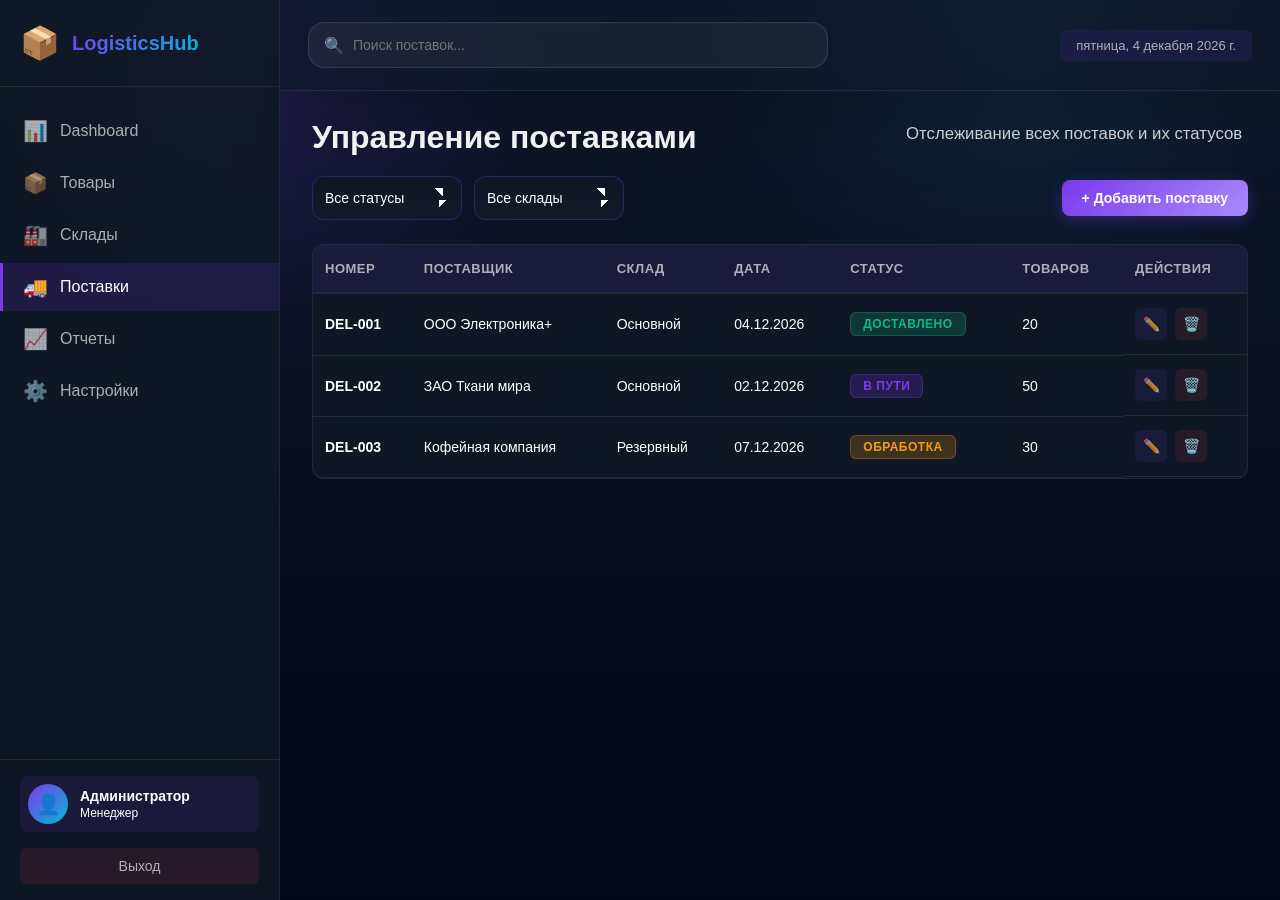
<file: deliveries.html>
<!DOCTYPE html>
<html lang="ru">
<head>
    <meta charset="UTF-8">
    <meta name="viewport" content="width=device-width, initial-scale=1.0">
    <title>Поставки - LogisticsHub</title>
    <link rel="stylesheet" href="css/style.css">
</head>
<body>
    <div class="app-container">
        <!-- Левая боковая панель -->
        <aside class="sidebar" id="sidebar">
            <div class="sidebar-header">
                <div class="logo">
                    <div class="logo-icon">📦</div>
                    <h1>LogisticsHub</h1>
                </div>
            </div>

            <nav class="sidebar-nav">
                <a href="index.html" class="nav-item">
                    <span class="nav-icon">📊</span>
                    <span>Dashboard</span>
                </a>
                <a href="products.html" class="nav-item">
                    <span class="nav-icon">📦</span>
                    <span>Товары</span>
                </a>
                <a href="warehouses.html" class="nav-item">
                    <span class="nav-icon">🏭</span>
                    <span>Склады</span>
                </a>
                <a href="deliveries.html" class="nav-item active">
                    <span class="nav-icon">🚚</span>
                    <span>Поставки</span>
                </a>
                <a href="reports.html" class="nav-item">
                    <span class="nav-icon">📈</span>
                    <span>Отчеты</span>
                </a>
                <a href="settings.html" class="nav-item">
                    <span class="nav-icon">⚙️</span>
                    <span>Настройки</span>
                </a>
            </nav>

            <div class="sidebar-footer">
                <div class="user-profile">
                    <div class="user-avatar">👤</div>
                    <div class="user-info">
                        <p class="user-name">Администратор</p>
                        <p class="user-role">Менеджер</p>
                    </div>
                </div>
                <button class="logout-btn" onclick="app.logout()">Выход</button>
            </div>
        </aside>

        <!-- Главная область -->
        <main class="main-content">
            <!-- Верхняя панель -->
            <header class="top-bar">
                <div class="search-container">
                    <input type="text" class="search-input" id="deliverySearch" placeholder="Поиск поставок...">
                    <span class="search-icon">🔍</span>
                </div>

                <div class="top-bar-actions">
                    <div class="current-date" id="currentDate"></div>
                </div>
            </header>

            <!-- Содержимое страницы -->
            <div class="page-content">
                <div class="page-header">
                    <h1>Управление поставками</h1>
                    <p>Отслеживание всех поставок и их статусов</p>
                </div>

                <!-- Фильтры -->
                <div class="controls-section">
                    <div class="filter-group">
                        <select id="statusFilter" class="filter-select">
                            <option value="">Все статусы</option>
                            <option value="Доставлено">Доставлено</option>
                            <option value="В пути">В пути</option>
                            <option value="Обработка">Обработка</option>
                        </select>

                        <select id="warehouseFilter" class="filter-select">
                            <option value="">Все склады</option>
                            <option value="Основной">Основной</option>
                            <option value="Резервный">Резервный</option>
                            <option value="Восточный">Восточный</option>
                            <option value="Западный">Западный</option>
                        </select>
                    </div>

                    <button class="btn btn-primary" onclick="deliveries.openAddModal()">+ Добавить поставку</button>
                </div>

                <!-- Таблица поставок -->
                <div class="table-wrapper">
                    <table class="data-table deliveries-table">
                        <thead>
                            <tr>
                                <th>Номер</th>
                                <th>Поставщик</th>
                                <th>Склад</th>
                                <th>Дата</th>
                                <th>Статус</th>
                                <th>Товаров</th>
                                <th>Действия</th>
                            </tr>
                        </thead>
                        <tbody id="deliveriesTable">
                            <tr>
                                <td colspan="7" class="empty-state">Нет поставок</td>
                            </tr>
                        </tbody>
                    </table>
                </div>
            </div>
        </main>
    </div>

    <!-- Toast уведомления -->
    <div class="toast-container" id="toastContainer"></div>

    <!-- Модальное окно для добавления поставки -->
    <div class="modal" id="deliveryModal">
        <div class="modal-content large">
            <div class="modal-header">
                <h2 id="deliveryModalTitle">Добавить поставку</h2>
                <button class="modal-close" onclick="app.closeModal('deliveryModal')">✕</button>
            </div>
            <form id="deliveryForm" class="form">
                <div class="form-group">
                    <label for="deliverySupplier">Поставщик *</label>
                    <input type="text" id="deliverySupplier" required>
                </div>

                <div class="form-row">
                    <div class="form-group">
                        <label for="deliveryWarehouse">Склад *</label>
                        <select id="deliveryWarehouse" required>
                            <option value="">Выберите склад</option>
                            <option value="Основной">Основной</option>
                            <option value="Резервный">Резервный</option>
                            <option value="Восточный">Восточный</option>
                            <option value="Западный">Западный</option>
                        </select>
                    </div>

                    <div class="form-group">
                        <label for="deliveryDate">Дата поставки *</label>
                        <input type="date" id="deliveryDate" required>
                    </div>
                </div>

                <div class="form-row">
                    <div class="form-group">
                        <label for="deliveryStatus">Статус *</label>
                        <select id="deliveryStatus" required>
                            <option value="Обработка">Обработка</option>
                            <option value="В пути">В пути</option>
                            <option value="Доставлено">Доставлено</option>
                        </select>
                    </div>

                    <div class="form-group">
                        <label for="deliveryQuantity">Количество товаров *</label>
                        <input type="number" id="deliveryQuantity" min="1" required>
                    </div>
                </div>

                <div class="form-group">
                    <label for="deliveryNotes">Примечания</label>
                    <textarea id="deliveryNotes" rows="3"></textarea>
                </div>

                <div class="modal-buttons">
                    <button type="button" class="btn btn-secondary" onclick="app.closeModal('deliveryModal')">Отмена</button>
                    <button type="submit" class="btn btn-primary">Сохранить</button>
                </div>
            </form>
        </div>
    </div>

    <!-- Модальное окно подтверждения -->
    <div class="modal" id="confirmModal">
        <div class="modal-content">
            <h2 id="confirmTitle">Подтверждение</h2>
            <p id="confirmMessage"></p>
            <div class="modal-buttons">
                <button class="btn btn-secondary" onclick="app.closeModal('confirmModal')">Отмена</button>
                <button class="btn btn-primary" id="confirmBtn">Подтвердить</button>
            </div>
        </div>
    </div>

    <script src="js/storage.js"></script>
    <script src="js/app.js"></script>
    <script>
        const deliveries = {
            currentEditId: null,

            init() {
                this.render();
                document.getElementById('deliveryForm').addEventListener('submit', (e) => this.save(e));
                document.getElementById('deliverySearch').addEventListener('input', () => this.render());
                document.getElementById('statusFilter').addEventListener('change', () => this.render());
                document.getElementById('warehouseFilter').addEventListener('change', () => this.render());
            },

            openAddModal() {
                this.currentEditId = null;
                document.getElementById('deliveryForm').reset();
                document.getElementById('deliveryModalTitle').textContent = 'Добавить поставку';
                document.getElementById('deliveryDate').valueAsDate = new Date();
                app.openModal('deliveryModal');
            },

            editDelivery(id) {
                const delivery = storage.getDelivery(id);
                if (!delivery) return;

                this.currentEditId = id;
                document.getElementById('deliverySupplier').value = delivery.supplier;
                document.getElementById('deliveryWarehouse').value = delivery.warehouse;
                document.getElementById('deliveryDate').value = delivery.date;
                document.getElementById('deliveryStatus').value = delivery.status;
                document.getElementById('deliveryQuantity').value = delivery.quantity;
                document.getElementById('deliveryNotes').value = delivery.notes || '';
                document.getElementById('deliveryModalTitle').textContent = 'Редактировать поставку';
                app.openModal('deliveryModal');
            },

            save(e) {
                e.preventDefault();
                const data = {
                    supplier: document.getElementById('deliverySupplier').value,
                    warehouse: document.getElementById('deliveryWarehouse').value,
                    date: document.getElementById('deliveryDate').value,
                    status: document.getElementById('deliveryStatus').value,
                    quantity: parseInt(document.getElementById('deliveryQuantity').value),
                    notes: document.getElementById('deliveryNotes').value
                };

                if (this.currentEditId) {
                    storage.updateDelivery(this.currentEditId, data);
                    app.showToast('Поставка обновлена', 'success');
                } else {
                    storage.addDelivery(data);
                    app.showToast('Поставка добавлена', 'success');
                }

                app.closeModal('deliveryModal');
                this.render();
            },

            deleteDelivery(id) {
                app.confirm('Удалить поставку?', 'Это действие нельзя отменить', () => {
                    storage.deleteDelivery(id);
                    app.showToast('Поставка удалена', 'success');
                    this.render();
                });
            },

            render() {
                const search = document.getElementById('deliverySearch').value.toLowerCase();
                const statusFilter = document.getElementById('statusFilter').value;
                const warehouseFilter = document.getElementById('warehouseFilter').value;

                let deliveries = storage.getDeliveries();

                deliveries = deliveries.filter(d =>
                    (d.supplier.toLowerCase().includes(search) || d.number.includes(search)) &&
                    (!statusFilter || d.status === statusFilter) &&
                    (!warehouseFilter || d.warehouse === warehouseFilter)
                );

                const table = document.getElementById('deliveriesTable');

                if (deliveries.length === 0) {
                    table.innerHTML = '<tr><td colspan="7" class="empty-state">Нет поставок</td></tr>';
                    return;
                }

                table.innerHTML = deliveries.map(d => {
                    let statusClass = '';
                    if (d.status === 'Доставлено') statusClass = 'status-delivered';
                    else if (d.status === 'В пути') statusClass = 'status-transit';
                    else if (d.status === 'Обработка') statusClass = 'status-processing';

                    return `
                        <tr>
                            <td><strong>${d.number}</strong></td>
                            <td>${d.supplier}</td>
                            <td>${d.warehouse}</td>
                            <td>${new Date(d.date).toLocaleDateString('ru-RU')}</td>
                            <td><span class="status-badge ${statusClass}">${d.status}</span></td>
                            <td>${d.quantity}</td>
                            <td class="action-cell">
                                <button class="action-btn" onclick="deliveries.editDelivery('${d.id}')" title="Редактировать">✏️</button>
                                <button class="action-btn danger" onclick="deliveries.deleteDelivery('${d.id}')" title="Удалить">🗑️</button>
                            </td>
                        </tr>
                    `;
                }).join('');
            }
        };

        document.addEventListener('DOMContentLoaded', () => {
            deliveries.init();
        });
    </script>
</body>
</html>
</file>
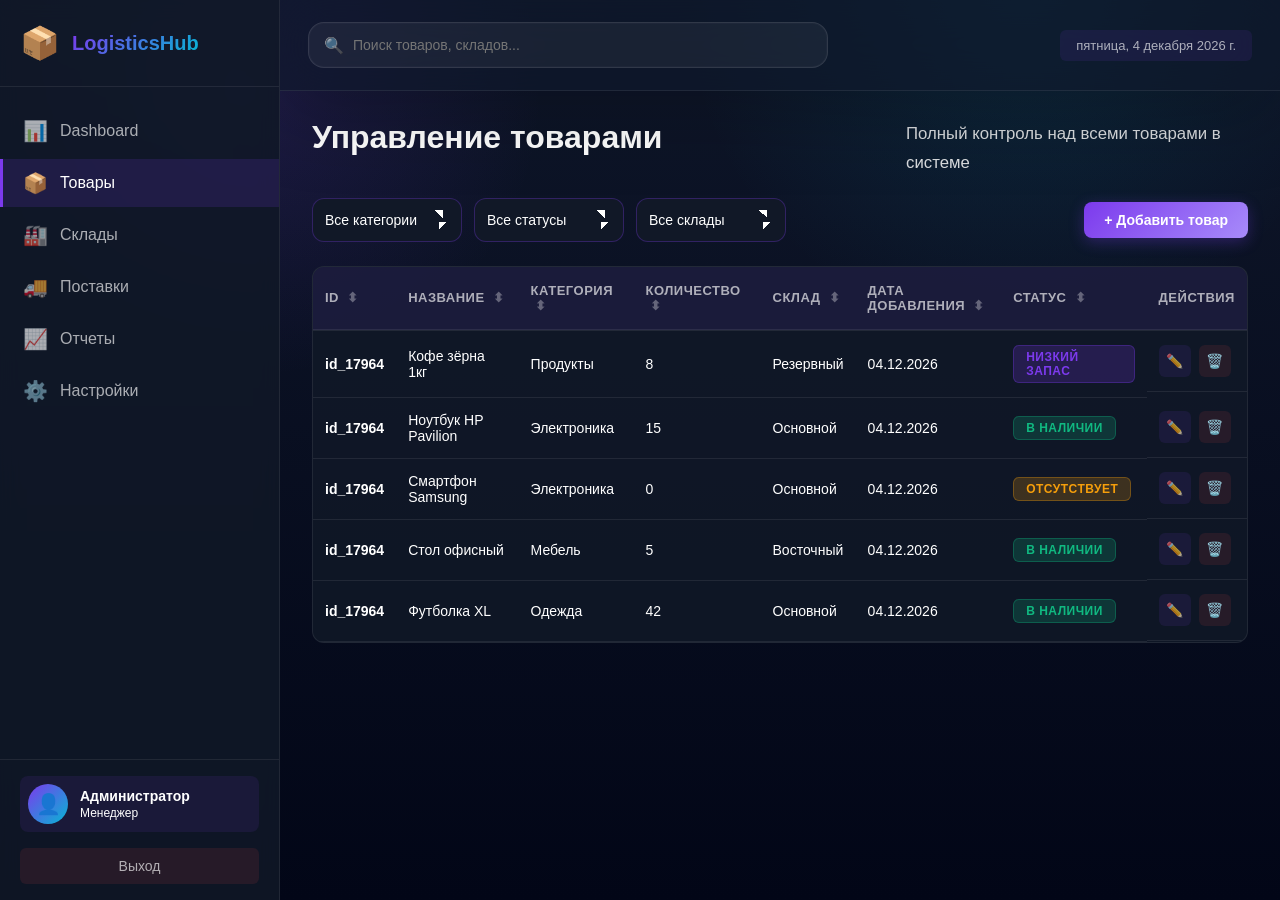
<file: products.html>
<!DOCTYPE html>
<html lang="ru">
<head>
    <meta charset="UTF-8">
    <meta name="viewport" content="width=device-width, initial-scale=1.0">
    <title>Товары - LogisticsHub</title>
    <link rel="stylesheet" href="css/style.css">
</head>
<body>
    <div class="app-container">
        <!-- Левая боковая панель -->
        <aside class="sidebar" id="sidebar">
            <div class="sidebar-header">
                <div class="logo">
                    <div class="logo-icon">📦</div>
                    <h1>LogisticsHub</h1>
                </div>
            </div>

            <nav class="sidebar-nav">
                <a href="index.html" class="nav-item">
                    <span class="nav-icon">📊</span>
                    <span>Dashboard</span>
                </a>
                <a href="products.html" class="nav-item active">
                    <span class="nav-icon">📦</span>
                    <span>Товары</span>
                </a>
                <a href="warehouses.html" class="nav-item">
                    <span class="nav-icon">🏭</span>
                    <span>Склады</span>
                </a>
                <a href="deliveries.html" class="nav-item">
                    <span class="nav-icon">🚚</span>
                    <span>Поставки</span>
                </a>
                <a href="reports.html" class="nav-item">
                    <span class="nav-icon">📈</span>
                    <span>Отчеты</span>
                </a>
                <a href="settings.html" class="nav-item">
                    <span class="nav-icon">⚙️</span>
                    <span>Настройки</span>
                </a>
            </nav>

            <div class="sidebar-footer">
                <div class="user-profile">
                    <div class="user-avatar">👤</div>
                    <div class="user-info">
                        <p class="user-name">Администратор</p>
                        <p class="user-role">Менеджер</p>
                    </div>
                </div>
                <button class="logout-btn" onclick="app.logout()">Выход</button>
            </div>
        </aside>

        <!-- Главная область -->
        <main class="main-content">
            <!-- Верхняя панель -->
            <header class="top-bar">
                <div class="search-container">
                    <input type="text" class="search-input" id="productSearch" placeholder="Поиск товаров, складов...">
                    <span class="search-icon">🔍</span>
                </div>

                <div class="top-bar-actions">
                    <div class="current-date" id="currentDate"></div>
                </div>
            </header>

            <!-- Содержимое страницы -->
            <div class="page-content">
                <div class="page-header">
                    <h1>Управление товарами</h1>
                    <p>Полный контроль над всеми товарами в системе</p>
                </div>

                <!-- Фильтры и управление -->
                <div class="controls-section">
                    <div class="filter-group">
                        <select id="categoryFilter" class="filter-select">
                            <option value="">Все категории</option>
                            <option value="Электроника">Электроника</option>
                            <option value="Одежда">Одежда</option>
                            <option value="Продукты">Продукты</option>
                            <option value="Мебель">Мебель</option>
                            <option value="Прочее">Прочее</option>
                        </select>

                        <select id="statusFilter" class="filter-select">
                            <option value="">Все статусы</option>
                            <option value="В наличии">В наличии</option>
                            <option value="Низкий запас">Низкий запас</option>
                            <option value="Отсутствует">Отсутствует</option>
                        </select>

                        <select id="warehouseFilter" class="filter-select">
                            <option value="">Все склады</option>
                            <option value="Основной">Основной</option>
                            <option value="Резервный">Резервный</option>
                            <option value="Восточный">Восточный</option>
                            <option value="Западный">Западный</option>
                        </select>
                    </div>

                    <button class="btn btn-primary" onclick="products.openAddModal()">+ Добавить товар</button>
                </div>

                <!-- Таблица товаров -->
                <div class="table-wrapper">
                    <table class="data-table products-table">
                        <thead>
                            <tr>
                                <th onclick="products.sort('id')">ID <span class="sort-icon">⬍</span></th>
                                <th onclick="products.sort('name')">Название <span class="sort-icon">⬍</span></th>
                                <th onclick="products.sort('category')">Категория <span class="sort-icon">⬍</span></th>
                                <th onclick="products.sort('quantity')">Количество <span class="sort-icon">⬍</span></th>
                                <th onclick="products.sort('warehouse')">Склад <span class="sort-icon">⬍</span></th>
                                <th onclick="products.sort('dateAdded')">Дата добавления <span class="sort-icon">⬍</span></th>
                                <th onclick="products.sort('status')">Статус <span class="sort-icon">⬍</span></th>
                                <th>Действия</th>
                            </tr>
                        </thead>
                        <tbody id="productsTable">
                            <tr>
                                <td colspan="8" class="empty-state">Нет товаров. Добавьте первый товар!</td>
                            </tr>
                        </tbody>
                    </table>
                </div>
            </div>
        </main>
    </div>

    <!-- Toast уведомления -->
    <div class="toast-container" id="toastContainer"></div>

    <!-- Модальное окно для добавления/редактирования товара -->
    <div class="modal" id="productModal">
        <div class="modal-content large">
            <div class="modal-header">
                <h2 id="productModalTitle">Добавить товар</h2>
                <button class="modal-close" onclick="app.closeModal('productModal')">✕</button>
            </div>
            <form id="productForm" class="form">
                <div class="form-group">
                    <label for="productName">Название товара *</label>
                    <input type="text" id="productName" required>
                </div>

                <div class="form-row">
                    <div class="form-group">
                        <label for="productCategory">Категория *</label>
                        <select id="productCategory" required>
                            <option value="">Выберите категорию</option>
                            <option value="Электроника">Электроника</option>
                            <option value="Одежда">Одежда</option>
                            <option value="Продукты">Продукты</option>
                            <option value="Мебель">Мебель</option>
                            <option value="Прочее">Прочее</option>
                        </select>
                    </div>

                    <div class="form-group">
                        <label for="productQuantity">Количество *</label>
                        <input type="number" id="productQuantity" min="0" required>
                    </div>
                </div>

                <div class="form-row">
                    <div class="form-group">
                        <label for="productWarehouse">Склад *</label>
                        <select id="productWarehouse" required>
                            <option value="">Выберите склад</option>
                            <option value="Основной">Основной</option>
                            <option value="Резервный">Резервный</option>
                            <option value="Восточный">Восточный</option>
                            <option value="Западный">Западный</option>
                        </select>
                    </div>

                    <div class="form-group">
                        <label for="productStatus">Статус</label>
                        <select id="productStatus">
                            <option value="В наличии">В наличии</option>
                            <option value="Низкий запас">Низкий запас</option>
                            <option value="Отсутствует">Отсутствует</option>
                        </select>
                    </div>
                </div>

                <div class="form-group">
                    <label for="productDescription">Описание</label>
                    <textarea id="productDescription" rows="3"></textarea>
                </div>

                <div class="modal-buttons">
                    <button type="button" class="btn btn-secondary" onclick="app.closeModal('productModal')">Отмена</button>
                    <button type="submit" class="btn btn-primary">Сохранить</button>
                </div>
            </form>
        </div>
    </div>

    <!-- Модальное окно для просмотра деталей товара -->
    <div class="modal" id="productDetailsModal">
        <div class="modal-content large">
            <div class="modal-header">
                <h2 id="detailsTitle">Детали товара</h2>
                <button class="modal-close" onclick="app.closeModal('productDetailsModal')">✕</button>
            </div>
            <div class="details-content" id="detailsContent">
                <!-- Содержимое будет загружено динамически -->
            </div>
        </div>
    </div>

    <!-- Модальное окно подтверждения -->
    <div class="modal" id="confirmModal">
        <div class="modal-content">
            <h2 id="confirmTitle">Подтверждение</h2>
            <p id="confirmMessage"></p>
            <div class="modal-buttons">
                <button class="btn btn-secondary" onclick="app.closeModal('confirmModal')">Отмена</button>
                <button class="btn btn-primary" id="confirmBtn">Подтвердить</button>
            </div>
        </div>
    </div>

    <script src="js/storage.js"></script>
    <script src="js/products.js"></script>
    <script src="js/app.js"></script>
</body>
</html>
</file>
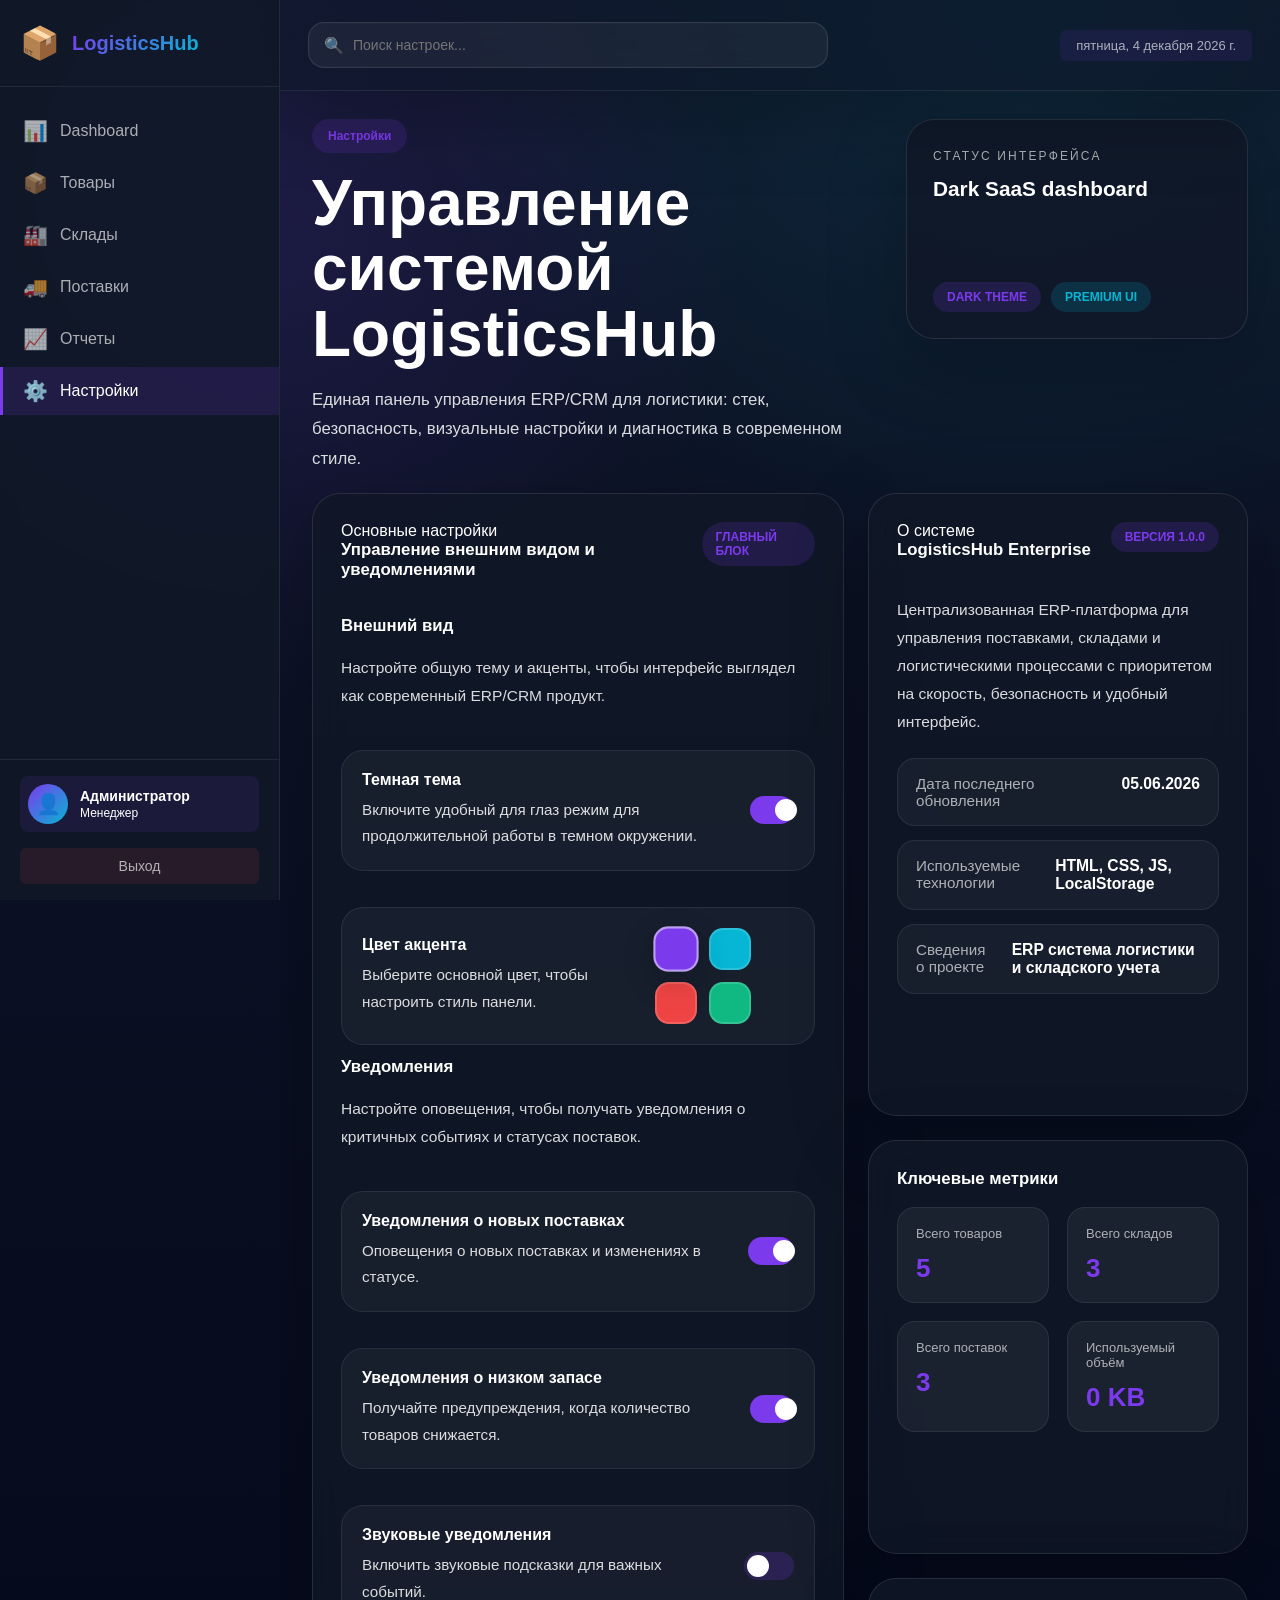
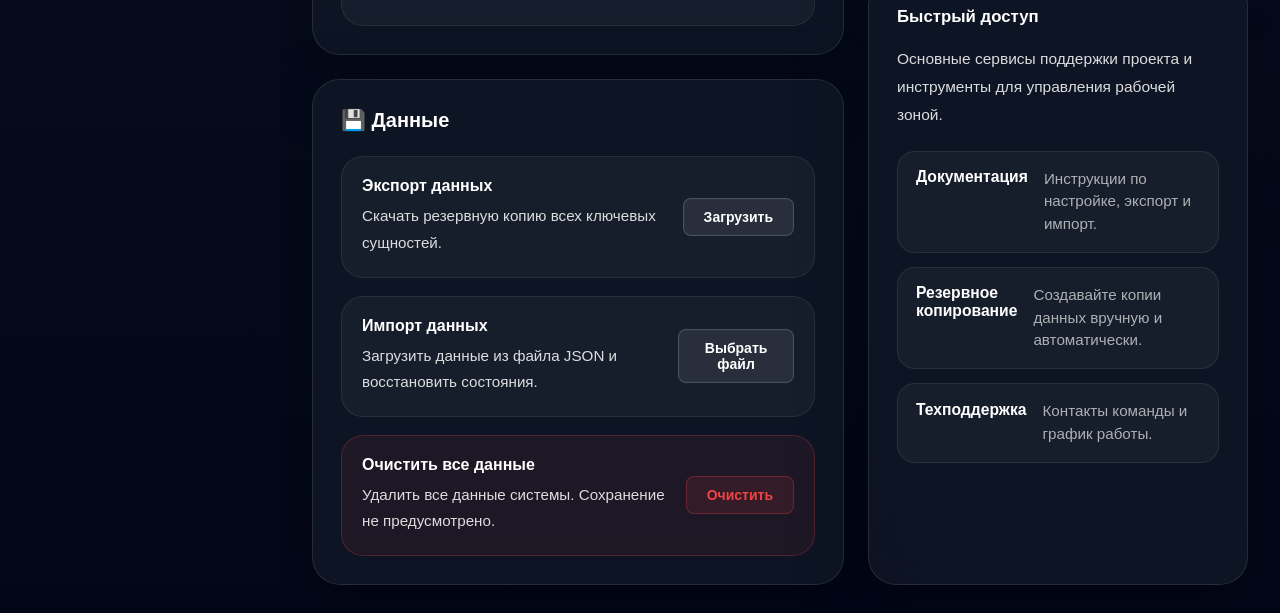
<file: settings.html>
<!DOCTYPE html>
<html lang="ru">
<head>
    <meta charset="UTF-8">
    <meta name="viewport" content="width=device-width, initial-scale=1.0">
    <title>Настройки - LogisticsHub</title>
    <link rel="stylesheet" href="css/style.css">
</head>
<body>
    <div class="app-container">
        <!-- Левая боковая панель -->
        <aside class="sidebar" id="sidebar">
            <div class="sidebar-header">
                <div class="logo">
                    <div class="logo-icon">📦</div>
                    <h1>LogisticsHub</h1>
                </div>
            </div>

            <nav class="sidebar-nav">
                <a href="index.html" class="nav-item">
                    <span class="nav-icon">📊</span>
                    <span>Dashboard</span>
                </a>
                <a href="products.html" class="nav-item">
                    <span class="nav-icon">📦</span>
                    <span>Товары</span>
                </a>
                <a href="warehouses.html" class="nav-item">
                    <span class="nav-icon">🏭</span>
                    <span>Склады</span>
                </a>
                <a href="deliveries.html" class="nav-item">
                    <span class="nav-icon">🚚</span>
                    <span>Поставки</span>
                </a>
                <a href="reports.html" class="nav-item">
                    <span class="nav-icon">📈</span>
                    <span>Отчеты</span>
                </a>
                <a href="settings.html" class="nav-item active">
                    <span class="nav-icon">⚙️</span>
                    <span>Настройки</span>
                </a>
            </nav>

            <div class="sidebar-footer">
                <div class="user-profile">
                    <div class="user-avatar">👤</div>
                    <div class="user-info">
                        <p class="user-name">Администратор</p>
                        <p class="user-role">Менеджер</p>
                    </div>
                </div>
                <button class="logout-btn" onclick="app.logout()">Выход</button>
            </div>
        </aside>

        <!-- Главная область -->
        <main class="main-content">
            <!-- Верхняя панель -->
            <header class="top-bar">
                <div class="search-container">
                    <input type="text" class="search-input" placeholder="Поиск настроек...">
                    <span class="search-icon">🔍</span>
                </div>

                <div class="top-bar-actions">
                    <div class="current-date" id="currentDate"></div>
                </div>
            </header>

            <!-- Содержимое страницы -->
            <div class="page-content">
                <section class="page-header">
                    <div>
                        <span class="section-label">Настройки</span>
                        <h2>Управление системой LogisticsHub</h2>
                        <p>Единая панель управления ERP/CRM для логистики: стек, безопасность, визуальные настройки и диагностика в современном стиле.</p>
                    </div>
                    <article class="summary-card">
                        <div>
                            <p class="eyebrow">Статус интерфейса</p>
                            <h3>Dark SaaS dashboard</h3>
                        </div>
                        <div class="tag-group">
                            <span class="badge badge-primary">Dark Theme</span>
                            <span class="badge badge-secondary">Premium UI</span>
                        </div>
                    </article>
                </section>

                <section class="settings-grid">
                    <div class="settings-panel settings-panel--main">
                        <article class="settings-card card-main">
                            <div class="card-head">
                                <div>
                                    <p class="eyebrow">Основные настройки</p>
                                    <h3>Управление внешним видом и уведомлениями</h3>
                                </div>
                                <span class="badge badge-primary">Главный блок</span>
                            </div>

                            <div class="card-section">
                                <div>
                                    <h3>Внешний вид</h3>
                                    <p class="card-description">Настройте общую тему и акценты, чтобы интерфейс выглядел как современный ERP/CRM продукт.</p>
                                </div>
                                <div class="setting-item">
                                    <div class="setting-info">
                                        <h3>Темная тема</h3>
                                        <p>Включите удобный для глаз режим для продолжительной работы в темном окружении.</p>
                                    </div>
                                    <label class="toggle">
                                        <input type="checkbox" id="darkThemeToggle" checked disabled>
                                        <span class="toggle-slider"></span>
                                    </label>
                                </div>
                                <div class="setting-item">
                                    <div class="setting-info">
                                        <h3>Цвет акцента</h3>
                                        <p>Выберите основной цвет, чтобы настроить стиль панели.</p>
                                    </div>
                                    <div class="color-picker">
                                        <button class="color-btn" style="background: #7C3AED;" onclick="settings.setColor('#7C3AED', this)" data-color="#7C3AED" title="Фиолетовый"></button>
                                        <button class="color-btn" style="background: #06B6D4;" onclick="settings.setColor('#06B6D4', this)" data-color="#06B6D4" title="Голубой"></button>
                                        <button class="color-btn" style="background: #EF4444;" onclick="settings.setColor('#EF4444', this)" data-color="#EF4444" title="Красный"></button>
                                        <button class="color-btn" style="background: #10B981;" onclick="settings.setColor('#10B981', this)" data-color="#10B981" title="Зелёный"></button>
                                    </div>
                                </div>
                            </div>

                            <div class="card-section">
                                <div>
                                    <h3>Уведомления</h3>
                                    <p class="card-description">Настройте оповещения, чтобы получать уведомления о критичных событиях и статусах поставок.</p>
                                </div>
                                <div class="setting-item">
                                    <div class="setting-info">
                                        <h3>Уведомления о новых поставках</h3>
                                        <p>Оповещения о новых поставках и изменениях в статусе.</p>
                                    </div>
                                    <label class="toggle">
                                        <input type="checkbox" checked>
                                        <span class="toggle-slider"></span>
                                    </label>
                                </div>
                                <div class="setting-item">
                                    <div class="setting-info">
                                        <h3>Уведомления о низком запасе</h3>
                                        <p>Получайте предупреждения, когда количество товаров снижается.</p>
                                    </div>
                                    <label class="toggle">
                                        <input type="checkbox" checked>
                                        <span class="toggle-slider"></span>
                                    </label>
                                </div>
                                <div class="setting-item">
                                    <div class="setting-info">
                                        <h3>Звуковые уведомления</h3>
                                        <p>Включить звуковые подсказки для важных событий.</p>
                                    </div>
                                    <label class="toggle">
                                        <input type="checkbox">
                                        <span class="toggle-slider"></span>
                                    </label>
                                </div>
                            </div>
                        </article>

                        <article class="settings-card">
                            <h2>💾 Данные</h2>
                            <div class="setting-item">
                                <div class="setting-info">
                                    <h3>Экспорт данных</h3>
                                    <p>Скачать резервную копию всех ключевых сущностей.</p>
                                </div>
                                <button class="btn btn-secondary" onclick="settings.exportData()">Загрузить</button>
                            </div>
                            <div class="setting-item">
                                <div class="setting-info">
                                    <h3>Импорт данных</h3>
                                    <p>Загрузить данные из файла JSON и восстановить состояния.</p>
                                </div>
                                <input type="file" id="importFile" accept=".json" style="display: none;">
                                <button class="btn btn-secondary" onclick="document.getElementById('importFile').click()">Выбрать файл</button>
                            </div>
                            <div class="setting-item danger-item">
                                <div class="setting-info">
                                    <h3>Очистить все данные</h3>
                                    <p>Удалить все данные системы. Сохранение не предусмотрено.</p>
                                </div>
                                <button class="btn btn-danger" onclick="settings.clearAllData()">Очистить</button>
                            </div>
                        </article>
                    </div>

                    <div class="settings-panel settings-panel--side">
                        <article class="settings-card card-overview">
                            <div class="card-head">
                                <div>
                                    <p class="eyebrow">О системе</p>
                                    <h3>LogisticsHub Enterprise</h3>
                                </div>
                                <span class="badge badge-primary">Версия 1.0.0</span>
                            </div>
                            <p class="card-description">Централизованная ERP-платформа для управления поставками, складами и логистическими процессами с приоритетом на скорость, безопасность и удобный интерфейс.</p>
                            <div class="overview-list">
                                <div class="overview-item">
                                    <span>Дата последнего обновления</span>
                                    <strong id="overviewLastUpdate">05.06.2026</strong>
                                </div>
                                <div class="overview-item">
                                    <span>Используемые технологии</span>
                                    <strong>HTML, CSS, JS, LocalStorage</strong>
                                </div>
                                <div class="overview-item">
                                    <span>Сведения о проекте</span>
                                    <strong>ERP система логистики и складского учета</strong>
                                </div>
                            </div>
                        </article>

                        <article class="settings-card card-stats">
                            <h3>Ключевые метрики</h3>
                            <div class="stats-grid">
                                <div class="stat-item">
                                    <p>Всего товаров</p>
                                    <span id="statTotalProducts">0</span>
                                </div>
                                <div class="stat-item">
                                    <p>Всего складов</p>
                                    <span id="statTotalWarehouses">0</span>
                                </div>
                                <div class="stat-item">
                                    <p>Всего поставок</p>
                                    <span id="statTotalDeliveries">0</span>
                                </div>
                                <div class="stat-item">
                                    <p>Используемый объём</p>
                                    <span id="storageSize">0 KB</span>
                                </div>
                            </div>
                        </article>

                        <article class="settings-card card-support">
                            <h3>Быстрый доступ</h3>
                            <p class="card-description">Основные сервисы поддержки проекта и инструменты для управления рабочей зоной.</p>
                            <div class="support-grid">
                                <a class="support-item" href="#">
                                    <strong>Документация</strong>
                                    <span>Инструкции по настройке, экспорт и импорт.</span>
                                </a>
                                <a class="support-item" href="#">
                                    <strong>Резервное копирование</strong>
                                    <span>Создавайте копии данных вручную и автоматически.</span>
                                </a>
                                <a class="support-item" href="#">
                                    <strong>Техподдержка</strong>
                                    <span>Контакты команды и график работы.</span>
                                </a>
                            </div>
                        </article>
                    </div>
                </section>
            </div>
        </main>
    </div>

    <!-- Toast уведомления -->
    <div class="toast-container" id="toastContainer"></div>

    <!-- Модальное окно подтверждения -->
    <div class="modal" id="confirmModal">
        <div class="modal-content">
            <h2 id="confirmTitle">Подтверждение</h2>
            <p id="confirmMessage"></p>
            <div class="modal-buttons">
                <button class="btn btn-secondary" onclick="app.closeModal('confirmModal')">Отмена</button>
                <button class="btn btn-primary" id="confirmBtn">Подтвердить</button>
            </div>
        </div>
    </div>

    <script src="js/storage.js"></script>
    <script src="js/app.js"></script>
    <script>
        const settings = {
            init() {
                const darkThemeToggle = document.getElementById('darkThemeToggle');
                const primaryColor = storage.getSetting('primaryColor', '#7C3AED');

                if (darkThemeToggle) {
                    darkThemeToggle.checked = true;
                    darkThemeToggle.disabled = true;
                }

                document.body.classList.remove('light-theme');
                document.documentElement.style.setProperty('--primary-color', primaryColor);
                this.highlightColorButton(primaryColor);

                const importFile = document.getElementById('importFile');
                if (importFile) {
                    importFile.addEventListener('change', (e) => this.importData(e));
                }

                this.updateStats();
            },

            highlightColorButton(color) {
                document.querySelectorAll('.color-btn').forEach((button) => {
                    button.classList.toggle('active', button.dataset.color === color);
                });
            },

            setColor(color) {
                document.documentElement.style.setProperty('--primary-color', color);
                storage.saveSetting('primaryColor', color);
                this.highlightColorButton(color);
                app.showToast('Цвет успешно изменён', 'success');
            },

            exportData() {
                const data = {
                    products: storage.getProducts(),
                    warehouses: storage.getWarehouses(),
                    deliveries: storage.getDeliveries(),
                    exportDate: new Date().toISOString()
                };

                const json = JSON.stringify(data, null, 2);
                const blob = new Blob([json], { type: 'application/json' });
                const url = URL.createObjectURL(blob);
                const a = document.createElement('a');
                a.href = url;
                a.download = `logisticshub-export-${new Date().toISOString().split('T')[0]}.json`;
                document.body.appendChild(a);
                a.click();
                document.body.removeChild(a);
                URL.revokeObjectURL(url);

                app.showToast('Данные экспортированы', 'success');
            },

            importData(e) {
                const file = e.target.files[0];
                if (!file) return;

                const preservedSettings = storage.safeGet('settings', {});

                const reader = new FileReader();
                reader.onload = (event) => {
                    try {
                        const data = JSON.parse(event.target.result);
                        localStorage.clear();
                        localStorage.setItem('settings', JSON.stringify(preservedSettings));

                        if (data.products) {
                            data.products.forEach(p => storage.addProduct(p));
                        }
                        if (data.warehouses) {
                            data.warehouses.forEach(w => storage.addWarehouse(w));
                        }
                        if (data.deliveries) {
                            data.deliveries.forEach(d => storage.addDelivery(d));
                        }

                        app.showToast('Данные импортированы успешно', 'success');
                        setTimeout(() => location.reload(), 1500);
                    } catch (error) {
                        app.showToast('Ошибка при импорте данных', 'error');
                    }
                };
                reader.readAsText(file);
            },

            clearAllData() {
                app.confirm(
                    'Очистить все данные?',
                    'Это действие удалит все товары, поставки и склады. Действие необратимо!',
                    () => {
                        const preservedSettings = storage.safeGet('settings', {});
                        localStorage.clear();
                        localStorage.setItem('settings', JSON.stringify(preservedSettings));
                        app.showToast('Все данные удалены', 'success');
                        setTimeout(() => location.reload(), 1500);
                    }
                );
            },

            updateStats() {
                const products = storage.getProducts();
                const warehouses = storage.getWarehouses();
                const deliveries = storage.getDeliveries();

                document.getElementById('statTotalProducts').textContent = products.length;
                document.getElementById('statTotalWarehouses').textContent = warehouses.length;
                document.getElementById('statTotalDeliveries').textContent = deliveries.length;
                document.getElementById('statLastUpdate').textContent = new Date().toLocaleDateString('ru-RU');
                const overviewLastUpdate = document.getElementById('overviewLastUpdate');
                if (overviewLastUpdate) {
                    overviewLastUpdate.textContent = new Date().toLocaleDateString('ru-RU');
                }

                let total = 0;
                for (let key in localStorage) {
                    if (localStorage.hasOwnProperty(key)) {
                        total += localStorage[key].length + key.length;
                    }
                }
                document.getElementById('storageSize').textContent = (total / 1024).toFixed(2);
            }
        };

        document.addEventListener('DOMContentLoaded', () => {
            settings.init();
        });
    </script>
</body>
</html>
</file>
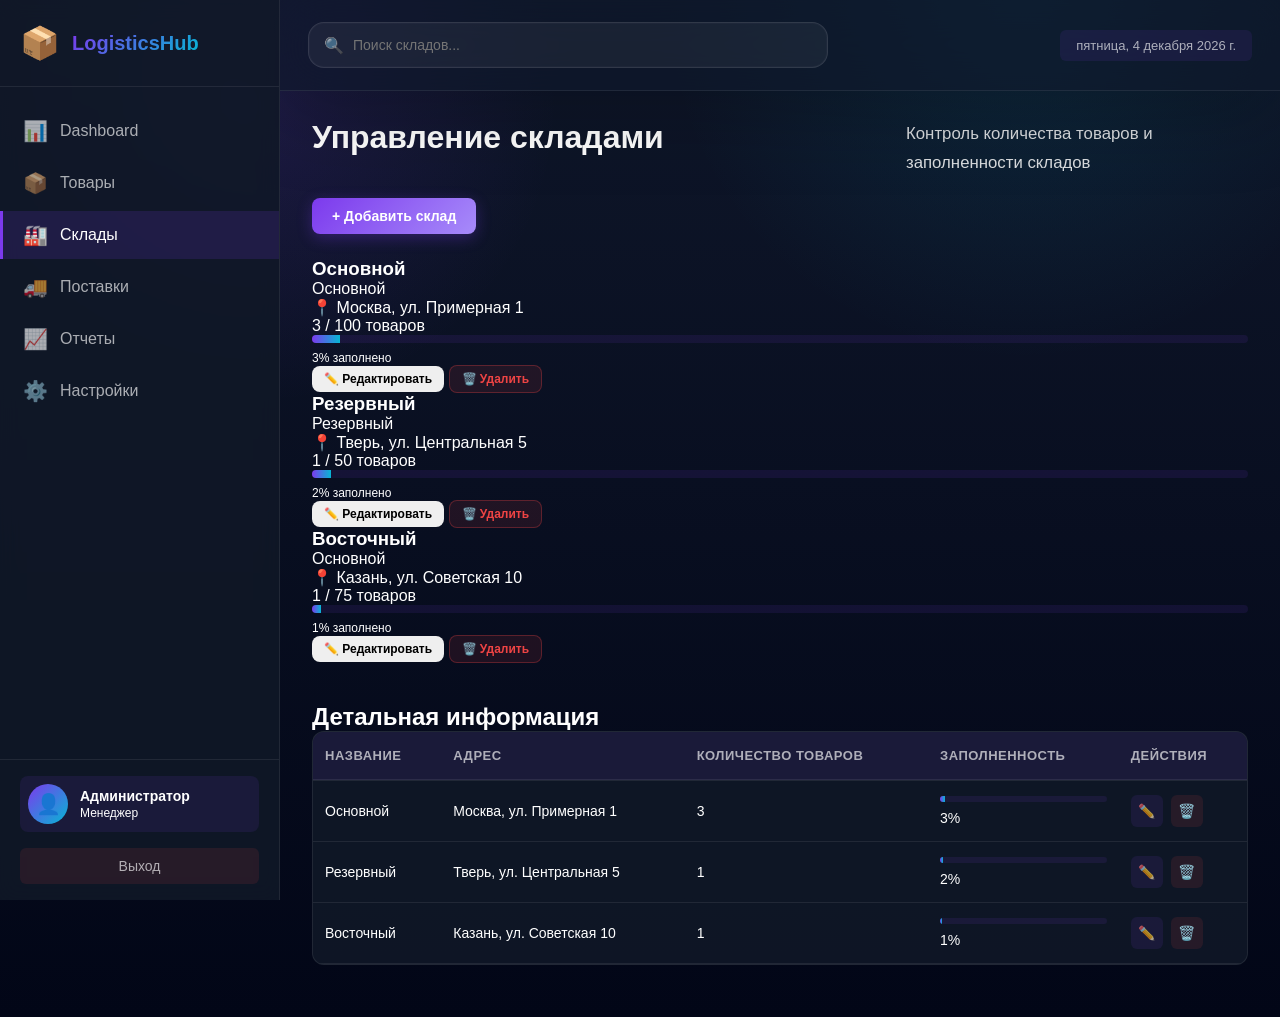
<file: warehouses.html>
<!DOCTYPE html>
<html lang="ru">
<head>
    <meta charset="UTF-8">
    <meta name="viewport" content="width=device-width, initial-scale=1.0">
    <title>Склады - LogisticsHub</title>
    <link rel="stylesheet" href="css/style.css">
</head>
<body>
    <div class="app-container">
        <!-- Левая боковая панель -->
        <aside class="sidebar" id="sidebar">
            <div class="sidebar-header">
                <div class="logo">
                    <div class="logo-icon">📦</div>
                    <h1>LogisticsHub</h1>
                </div>
            </div>

            <nav class="sidebar-nav">
                <a href="index.html" class="nav-item">
                    <span class="nav-icon">📊</span>
                    <span>Dashboard</span>
                </a>
                <a href="products.html" class="nav-item">
                    <span class="nav-icon">📦</span>
                    <span>Товары</span>
                </a>
                <a href="warehouses.html" class="nav-item active">
                    <span class="nav-icon">🏭</span>
                    <span>Склады</span>
                </a>
                <a href="deliveries.html" class="nav-item">
                    <span class="nav-icon">🚚</span>
                    <span>Поставки</span>
                </a>
                <a href="reports.html" class="nav-item">
                    <span class="nav-icon">📈</span>
                    <span>Отчеты</span>
                </a>
                <a href="settings.html" class="nav-item">
                    <span class="nav-icon">⚙️</span>
                    <span>Настройки</span>
                </a>
            </nav>

            <div class="sidebar-footer">
                <div class="user-profile">
                    <div class="user-avatar">👤</div>
                    <div class="user-info">
                        <p class="user-name">Администратор</p>
                        <p class="user-role">Менеджер</p>
                    </div>
                </div>
                <button class="logout-btn" onclick="app.logout()">Выход</button>
            </div>
        </aside>

        <!-- Главная область -->
        <main class="main-content">
            <!-- Верхняя панель -->
            <header class="top-bar">
                <div class="search-container">
                    <input type="text" class="search-input" id="warehouseSearch" placeholder="Поиск складов...">
                    <span class="search-icon">🔍</span>
                </div>

                <div class="top-bar-actions">
                    <div class="current-date" id="currentDate"></div>
                </div>
            </header>

            <!-- Содержимое страницы -->
            <div class="page-content">
                <div class="page-header">
                    <h1>Управление складами</h1>
                    <p>Контроль количества товаров и заполненности складов</p>
                </div>

                <!-- Кнопка добавления -->
                <div class="controls-section">
                    <button class="btn btn-primary" onclick="warehouses.openAddModal()">+ Добавить склад</button>
                </div>

                <!-- Карточки складов -->
                <div class="warehouses-grid" id="warehousesGrid">
                    <div class="empty-state">Нет складов. Добавьте первый склад!</div>
                </div>

                <!-- Таблица складов -->
                <h2 style="margin-top: 40px;">Детальная информация</h2>
                <div class="table-wrapper">
                    <table class="data-table warehouses-table">
                        <thead>
                            <tr>
                                <th>Название</th>
                                <th>Адрес</th>
                                <th>Количество товаров</th>
                                <th>Заполненность</th>
                                <th>Действия</th>
                            </tr>
                        </thead>
                        <tbody id="warehousesTable">
                            <tr>
                                <td colspan="5" class="empty-state">Нет складов</td>
                            </tr>
                        </tbody>
                    </table>
                </div>
            </div>
        </main>
    </div>

    <!-- Toast уведомления -->
    <div class="toast-container" id="toastContainer"></div>

    <!-- Модальное окно для добавления/редактирования склада -->
    <div class="modal" id="warehouseModal">
        <div class="modal-content large">
            <div class="modal-header">
                <h2 id="warehouseModalTitle">Добавить склад</h2>
                <button class="modal-close" onclick="app.closeModal('warehouseModal')">✕</button>
            </div>
            <form id="warehouseForm" class="form">
                <div class="form-group">
                    <label for="warehouseName">Название склада *</label>
                    <input type="text" id="warehouseName" required>
                </div>

                <div class="form-group">
                    <label for="warehouseAddress">Адрес *</label>
                    <input type="text" id="warehouseAddress" required>
                </div>

                <div class="form-row">
                    <div class="form-group">
                        <label for="warehouseCapacity">Вместимость (товары) *</label>
                        <input type="number" id="warehouseCapacity" min="1" required>
                    </div>

                    <div class="form-group">
                        <label for="warehouseType">Тип склада *</label>
                        <select id="warehouseType" required>
                            <option value="">Выберите тип</option>
                            <option value="Основной">Основной</option>
                            <option value="Резервный">Резервный</option>
                            <option value="Временный">Временный</option>
                        </select>
                    </div>
                </div>

                <div class="form-group">
                    <label for="warehouseDescription">Описание</label>
                    <textarea id="warehouseDescription" rows="3"></textarea>
                </div>

                <div class="modal-buttons">
                    <button type="button" class="btn btn-secondary" onclick="app.closeModal('warehouseModal')">Отмена</button>
                    <button type="submit" class="btn btn-primary">Сохранить</button>
                </div>
            </form>
        </div>
    </div>

    <!-- Модальное окно подтверждения -->
    <div class="modal" id="confirmModal">
        <div class="modal-content">
            <h2 id="confirmTitle">Подтверждение</h2>
            <p id="confirmMessage"></p>
            <div class="modal-buttons">
                <button class="btn btn-secondary" onclick="app.closeModal('confirmModal')">Отмена</button>
                <button class="btn btn-primary" id="confirmBtn">Подтвердить</button>
            </div>
        </div>
    </div>

    <script src="js/storage.js"></script>
    <script src="js/app.js"></script>
    <script>
        const warehouses = {
            currentEditId: null,

            init() {
                this.render();
                document.getElementById('warehouseForm').addEventListener('submit', (e) => this.save(e));
                document.getElementById('warehouseSearch').addEventListener('input', () => this.render());
            },

            openAddModal() {
                this.currentEditId = null;
                document.getElementById('warehouseForm').reset();
                document.getElementById('warehouseModalTitle').textContent = 'Добавить склад';
                app.openModal('warehouseModal');
            },

            editWarehouse(id) {
                const warehouse = storage.getWarehouse(id);
                if (!warehouse) return;

                this.currentEditId = id;
                document.getElementById('warehouseName').value = warehouse.name;
                document.getElementById('warehouseAddress').value = warehouse.address;
                document.getElementById('warehouseCapacity').value = warehouse.capacity;
                document.getElementById('warehouseType').value = warehouse.type;
                document.getElementById('warehouseDescription').value = warehouse.description;
                document.getElementById('warehouseModalTitle').textContent = 'Редактировать склад';
                app.openModal('warehouseModal');
            },

            save(e) {
                e.preventDefault();
                const data = {
                    name: document.getElementById('warehouseName').value,
                    address: document.getElementById('warehouseAddress').value,
                    capacity: parseInt(document.getElementById('warehouseCapacity').value),
                    type: document.getElementById('warehouseType').value,
                    description: document.getElementById('warehouseDescription').value
                };

                if (this.currentEditId) {
                    storage.updateWarehouse(this.currentEditId, data);
                    app.showToast('Склад обновлен', 'success');
                } else {
                    storage.addWarehouse(data);
                    app.showToast('Склад добавлен', 'success');
                }

                app.closeModal('warehouseModal');
                this.render();
            },

            deleteWarehouse(id) {
                app.confirm('Удалить склад?', 'Это действие нельзя отменить', () => {
                    storage.deleteWarehouse(id);
                    app.showToast('Склад удален', 'success');
                    this.render();
                });
            },

            render() {
                const search = document.getElementById('warehouseSearch').value.toLowerCase();
                const warehouses = storage.getWarehouses().filter(w =>
                    w.name.toLowerCase().includes(search) ||
                    w.address.toLowerCase().includes(search)
                );

                const grid = document.getElementById('warehousesGrid');
                const table = document.getElementById('warehousesTable');

                if (warehouses.length === 0) {
                    grid.innerHTML = '<div class="empty-state">Нет складов. Добавьте первый склад!</div>';
                    table.innerHTML = '<tr><td colspan="5" class="empty-state">Нет складов</td></tr>';
                    return;
                }

                // Карточки
                grid.innerHTML = warehouses.map(w => {
                    const items = storage.getProductsByWarehouse(w.id);
                    const fill = Math.round((items.length / w.capacity) * 100);
                    return `
                        <div class="warehouse-card">
                            <h3>${w.name}</h3>
                            <p class="warehouse-type">${w.type}</p>
                            <p class="warehouse-address">📍 ${w.address}</p>
                            <div class="warehouse-stats">
                                <span>${items.length} / ${w.capacity} товаров</span>
                            </div>
                            <div class="progress-bar">
                                <div class="progress-fill" style="width: ${fill}%"></div>
                            </div>
                            <p class="progress-text">${fill}% заполнено</p>
                            <div class="warehouse-actions">
                                <button class="btn btn-small" onclick="warehouses.editWarehouse('${w.id}')">✏️ Редактировать</button>
                                <button class="btn btn-small btn-danger" onclick="warehouses.deleteWarehouse('${w.id}')">🗑️ Удалить</button>
                            </div>
                        </div>
                    `;
                }).join('');

                // Таблица
                table.innerHTML = warehouses.map(w => {
                    const items = storage.getProductsByWarehouse(w.id);
                    const fill = Math.round((items.length / w.capacity) * 100);
                    return `
                        <tr>
                            <td>${w.name}</td>
                            <td>${w.address}</td>
                            <td>${items.length}</td>
                            <td>
                                <div class="progress-bar small">
                                    <div class="progress-fill" style="width: ${fill}%"></div>
                                </div>
                                ${fill}%
                            </td>
                            <td class="action-cell">
                                <button class="action-btn" onclick="warehouses.editWarehouse('${w.id}')" title="Редактировать">✏️</button>
                                <button class="action-btn danger" onclick="warehouses.deleteWarehouse('${w.id}')" title="Удалить">🗑️</button>
                            </td>
                        </tr>
                    `;
                }).join('');
            }
        };

        document.addEventListener('DOMContentLoaded', () => {
            warehouses.init();
        });
    </script>
</body>
</html>
</file>
<file: css/style.css>
/* ==================== ПЕРЕМЕННЫЕ ==================== */
:root {
    --primary-color: #7C3AED;
    --secondary-color: #A78BFA;
    --accent-color: #06B6D4;
    --background-color: #0F172A;
    --panel-bg: rgba(17, 24, 39, 0.92);
    --card-bg: rgba(17, 24, 39, 0.88);
    --glass-bg: rgba(15, 23, 42, 0.65);
    --text-primary: #FFFFFF;
    --text-body: rgba(255, 255, 255, 0.85);
    --text-secondary: rgba(255, 255, 255, 0.65);
    --text-muted: rgba(255, 255, 255, 0.45);
    --border-color: rgba(255, 255, 255, 0.08);
    --border-color-hover: rgba(255, 255, 255, 0.16);
    --select-bg: #111827;
    --select-text: #FFFFFF;
    --select-border: rgba(124, 58, 237, 0.3);
    --select-hover-bg: rgba(124, 58, 237, 0.08);
    --select-active-bg: rgba(124, 58, 237, 0.2);
    --select-arrow: #FFFFFF;
    --success: #10B981;
    --error: #EF4444;
    --warning: #F59E0B;
    --info: #3B82F6;
}

/* ==================== ГЛОБАЛЬНЫЕ СТИЛИ ==================== */
* {
    margin: 0;
    padding: 0;
    box-sizing: border-box;
}

html {
    scroll-behavior: smooth;
}

body {
    font-family: -apple-system, BlinkMacSystemFont, 'Segoe UI', 'Roboto', 'Helvetica Neue', sans-serif;
    background: radial-gradient(circle at 20% 10%, rgba(124, 58, 237, 0.14), transparent 22%),
                radial-gradient(circle at 80% 0%, rgba(6, 182, 212, 0.12), transparent 25%),
                linear-gradient(180deg, #0F172A 0%, #020617 100%);
    color: var(--text-primary);
    min-height: 100vh;
}


/* ==================== КОНТЕЙНЕР ПРИЛОЖЕНИЯ ==================== */
.app-container {
    display: flex;
    min-height: 100vh;
}

/* ==================== БОКОВАЯ ПАНЕЛЬ ==================== */
.sidebar {
    width: 280px;
    background: var(--card-bg);
    border-right: 1px solid var(--border-color);
    display: flex;
    flex-direction: column;
    backdrop-filter: blur(10px);
    position: fixed;
    left: 0;
    top: 0;
    height: 100vh;
    z-index: 1000;
    overflow-y: auto;
}

.sidebar-header {
    padding: 24px 20px;
    border-bottom: 1px solid var(--border-color);
}

.logo {
    display: flex;
    align-items: center;
    gap: 12px;
}

.logo-icon {
    font-size: 32px;
}

.logo h1 {
    font-size: 20px;
    font-weight: 700;
    background: linear-gradient(135deg, var(--primary-color), var(--accent-color));
    -webkit-background-clip: text;
    -webkit-text-fill-color: transparent;
    background-clip: text;
}

.sidebar-nav {
    flex: 1;
    padding: 16px 0;
}

.nav-item {
    display: flex;
    align-items: center;
    gap: 12px;
    padding: 12px 20px;
    color: var(--text-secondary);
    text-decoration: none;
    transition: all 0.3s ease;
    border-left: 3px solid transparent;
    margin: 4px 0;
}

.nav-item:hover {
    color: var(--text-primary);
    background: rgba(124, 58, 237, 0.1);
    border-left-color: var(--primary-color);
}

.nav-item.active {
    color: var(--text-primary);
    background: rgba(124, 58, 237, 0.15);
    border-left-color: var(--primary-color);
}

.nav-icon {
    font-size: 20px;
}

.sidebar-footer {
    padding: 16px 20px;
    border-top: 1px solid var(--border-color);
}

.user-profile {
    display: flex;
    align-items: center;
    gap: 12px;
    margin-bottom: 16px;
    padding: 8px;
    border-radius: 8px;
    background: rgba(124, 58, 237, 0.1);
    cursor: pointer;
    transition: all 0.3s ease;
}

.user-profile:hover {
    background: rgba(124, 58, 237, 0.2);
}

.user-avatar {
    width: 40px;
    height: 40px;
    border-radius: 50%;
    background: linear-gradient(135deg, var(--primary-color), var(--accent-color));
    display: flex;
    align-items: center;
    justify-content: center;
    font-size: 20px;
}

.user-info {
    flex: 1;
}

.user-name {
    font-size: 14px;
    font-weight: 600;
    margin-bottom: 2px;
}

.user-role {
    font-size: 12px;
    color: var(--text-tertiary);
}

.logout-btn {
    width: 100%;
    padding: 10px;
    border: none;
    background: rgba(239, 68, 68, 0.1);
    color: var(--text-secondary);
    border-radius: 6px;
    cursor: pointer;
    transition: all 0.3s ease;
    font-size: 14px;
    font-weight: 500;
}

.logout-btn:hover {
    background: rgba(239, 68, 68, 0.2);
    color: var(--error);
}

/* ==================== ГЛАВНОЕ СОДЕРЖИМОЕ ==================== */
.main-content {
    flex: 1;
    margin-left: 280px;
    display: flex;
    flex-direction: column;
}

.top-bar {
    background: var(--glass-bg);
    border-bottom: 1px solid rgba(255, 255, 255, 0.08);
    padding: 22px 28px;
    display: flex;
    justify-content: space-between;
    align-items: center;
    backdrop-filter: blur(28px);
    position: sticky;
    top: 0;
    z-index: 100;
    box-shadow: 0 24px 80px rgba(0, 0, 0, 0.22);
}

.search-container {
    flex: 1;
    max-width: 520px;
    position: relative;
}

.search-input {
    width: 100%;
    padding: 14px 18px 14px 44px;
    border: 1px solid rgba(255, 255, 255, 0.1);
    background: rgba(255, 255, 255, 0.05);
    color: var(--text-primary);
    border-radius: 16px;
    font-size: 14px;
    transition: all 0.3s ease;
    box-shadow: inset 0 0 0 1px rgba(255, 255, 255, 0.02);
}

.search-input:hover {
    border-color: rgba(255, 255, 255, 0.2);
    background: rgba(255, 255, 255, 0.08);
}

.search-input:focus {
    outline: none;
    border-color: var(--primary-color);
    background: rgba(255, 255, 255, 0.12);
    box-shadow: 0 0 0 3px rgba(124, 58, 237, 0.12);
}

.search-icon {
    position: absolute;
    left: 16px;
    top: 50%;
    transform: translateY(-50%);
    font-size: 16px;
    color: var(--text-secondary);
}

.top-bar-actions {
    display: flex;
    align-items: center;
    gap: 16px;
    margin-left: 24px;
}

.icon-btn {
    width: 40px;
    height: 40px;
    border: none;
    background: transparent;
    color: var(--text-secondary);
    cursor: pointer;
    border-radius: 8px;
    font-size: 18px;
    transition: all 0.3s ease;
    position: relative;
}

.icon-btn:hover {
    background: rgba(124, 58, 237, 0.1);
    color: var(--text-primary);
}

.notification-badge {
    position: absolute;
    top: -4px;
    right: -4px;
    background: var(--error);
    color: white;
    width: 20px;
    height: 20px;
    border-radius: 50%;
    display: flex;
    align-items: center;
    justify-content: center;
    font-size: 10px;
    font-weight: 700;
}

.current-date {
    padding: 8px 16px;
    background: rgba(124, 58, 237, 0.1);
    border-radius: 6px;
    font-size: 13px;
    color: var(--text-secondary);
}

.page-content {
    flex: 1;
    padding: 28px 32px;
    overflow-y: auto;
}

.page-header {
    display: grid;
    grid-template-columns: minmax(0, 1.5fr) 0.9fr;
    gap: 24px;
    align-items: start;
    margin-bottom: 20px;
}

.page-header .section-label {
    display: inline-flex;
    align-items: center;
    gap: 10px;
    padding: 10px 16px;
    border-radius: 999px;
    background: rgba(124, 58, 237, 0.16);
    color: var(--primary-color);
    font-size: 12px;
    font-weight: 700;
    margin-bottom: 18px;
    width: fit-content;
}

.page-header h2 {
    font-size: clamp(3.5rem, 5vw, 4.2rem);
    line-height: 1.02;
    font-weight: 800;
    margin-bottom: 18px;
    color: #FFFFFF;
    max-width: 680px;
}

.page-header p {
    color: var(--text-body);
    font-size: 1.05rem;
    max-width: 680px;
    line-height: 1.75;
}

.summary-card {
    display: flex;
    flex-direction: column;
    justify-content: space-between;
    padding: 26px;
    border-radius: 28px;
    background: rgba(17, 24, 39, 0.85);
    border: 1px solid rgba(255, 255, 255, 0.1);
    box-shadow: 0 24px 80px rgba(0, 0, 0, 0.24);
    min-height: 220px;
}

.summary-card .eyebrow {
    text-transform: uppercase;
    letter-spacing: 0.18em;
    font-size: 12px;
    color: var(--text-secondary);
    margin-bottom: 10px;
}

.summary-card h3 {
    font-size: 1.3rem;
    color: var(--text-primary);
    margin-bottom: 14px;
    line-height: 1.2;
}

.summary-card .tag-group {
    display: flex;
    flex-wrap: wrap;
    gap: 10px;
}

.card-head {
    display: flex;
    align-items: flex-start;
    justify-content: space-between;
    gap: 18px;
    margin-bottom: 18px;
}

.card-description {
    color: var(--text-body);
    font-size: 0.97rem;
    line-height: 1.8;
    margin-bottom: 22px;
    max-width: 720px;
}

.badge {
    display: inline-flex;
    align-items: center;
    justify-content: center;
    padding: 8px 14px;
    border-radius: 999px;
    font-size: 12px;
    font-weight: 700;
    text-transform: uppercase;
}

.badge-primary {
    background: rgba(124, 58, 237, 0.17);
    color: var(--primary-color);
}

.badge-secondary {
    background: rgba(6, 182, 212, 0.16);
    color: var(--accent-color);
}

/* ==================== КНОПКИ ==================== */
.btn {
    padding: 10px 20px;
    border: none;
    border-radius: 8px;
    font-size: 14px;
    font-weight: 600;
    cursor: pointer;
    transition: all 0.3s ease;
    display: inline-flex;
    align-items: center;
    gap: 8px;
}

.btn-primary {
    background: linear-gradient(135deg, var(--primary-color), var(--secondary-color));
    color: white;
    box-shadow: 0 4px 15px rgba(124, 58, 237, 0.3);
}

.btn-primary:hover {
    transform: translateY(-2px);
    box-shadow: 0 6px 25px rgba(124, 58, 237, 0.4);
}

.btn-primary:active {
    transform: translateY(0);
}

.btn-secondary {
    background: rgba(255, 255, 255, 0.1);
    color: var(--text-primary);
    border: 1px solid var(--border-color);
}

.btn-secondary:hover {
    background: rgba(255, 255, 255, 0.15);
    border-color: var(--border-color-hover);
}

.btn-danger {
    background: rgba(239, 68, 68, 0.1);
    color: var(--error);
    border: 1px solid rgba(239, 68, 68, 0.3);
}

.btn-danger:hover {
    background: rgba(239, 68, 68, 0.2);
    border-color: rgba(239, 68, 68, 0.5);
}

.settings-grid {
    display: grid;
    grid-template-columns: 1.4fr 1fr;
    gap: 24px;
    margin-top: 18px;
}

.settings-panel {
    display: grid;
    gap: 24px;
}

.settings-panel--main {
    display: grid;
    gap: 24px;
}

.settings-panel--side {
    display: grid;
    gap: 24px;
}

.settings-card {
    background: rgba(17, 24, 39, 0.82);
    border: 1px solid rgba(255, 255, 255, 0.1);
    box-shadow: 0 24px 80px rgba(0, 0, 0, 0.24);
    border-radius: 28px;
    padding: 28px;
    transition: transform 0.35s ease, border-color 0.35s ease, box-shadow 0.35s ease;
    backdrop-filter: blur(18px);
}

.settings-card:hover {
    transform: translateY(-5px);
    border-color: rgba(124, 58, 237, 0.22);
    box-shadow: 0 36px 90px rgba(0, 0, 0, 0.28);
}

.settings-card h2,
.settings-card h3 {
    color: var(--text-primary);
}

.settings-card h2 {
    font-size: 1.25rem;
    margin-bottom: 24px;
    display: flex;
    align-items: center;
    gap: 12px;
    font-weight: 700;
}

.settings-card h3 {
    font-size: 1.05rem;
    margin-bottom: 18px;
    font-weight: 700;
}

.card-section {
    display: grid;
    gap: 18px;
    margin-top: 12px;
}

.setting-item {
    display: flex;
    justify-content: space-between;
    align-items: center;
    padding: 20px;
    border-radius: 22px;
    background: rgba(255, 255, 255, 0.04);
    border: 1px solid rgba(255, 255, 255, 0.08);
    gap: 18px;
    margin-bottom: 18px;
}

.setting-item:last-child {
    margin-bottom: 0;
}

.setting-info h3 {
    font-size: 1rem;
    font-weight: 700;
    margin-bottom: 8px;
    color: var(--text-primary);
}

.setting-info p {
    font-size: 0.95rem;
    color: var(--text-body);
    max-width: 420px;
    line-height: 1.75;
}

.setting-item:hover {
    transform: translateY(-1px);
}

.color-picker {
    display: flex;
    gap: 12px;
    flex-wrap: wrap;
}

.color-btn {
    width: 42px;
    height: 42px;
    border: 2px solid rgba(255, 255, 255, 0.15);
    border-radius: 14px;
    cursor: pointer;
    transition: transform 0.2s ease, border-color 0.2s ease, box-shadow 0.2s ease;
}

.color-btn:hover,
.color-btn.active {
    transform: scale(1.08);
    border-color: rgba(255, 255, 255, 0.5);
    box-shadow: 0 10px 30px rgba(0, 0, 0, 0.18);
}

.btn-secondary {
    background: rgba(255, 255, 255, 0.08);
    color: var(--text-primary);
    border: 1px solid rgba(255, 255, 255, 0.16);
    box-shadow: inset 0 0 0 1px rgba(255, 255, 255, 0.02);
}

.btn-secondary:hover {
    background: rgba(255, 255, 255, 0.12);
}

.stats-grid {
    display: grid;
    grid-template-columns: repeat(2, minmax(140px, 1fr));
    gap: 18px;
    margin-top: 18px;
}

.card-overview .overview-list,
.card-support .support-grid {
    display: grid;
    gap: 14px;
}

.overview-item,
.support-item {
    display: flex;
    justify-content: space-between;
    gap: 16px;
    padding: 16px 18px;
    border-radius: 18px;
    background: rgba(255, 255, 255, 0.04);
    border: 1px solid rgba(255, 255, 255, 0.08);
}

.overview-item span,
.support-item span {
    color: var(--text-secondary);
    font-size: 0.95rem;
}

.overview-item strong,
.support-item strong {
    color: var(--text-primary);
    font-size: 0.98rem;
}

.support-grid {
    display: grid;
    gap: 14px;
    margin-top: 18px;
}

.support-item {
    text-decoration: none;
    color: inherit;
    transition: transform 0.2s ease, border-color 0.2s ease, background 0.2s ease;
}

.support-item:hover {
    transform: translateY(-2px);
    background: rgba(255, 255, 255, 0.08);
    border-color: rgba(124, 58, 237, 0.18);
}

.support-item strong {
    margin-bottom: 6px;
}

.support-item span {
    display: block;
    color: var(--text-secondary);
    line-height: 1.5;
}

.stat-item {
    background: rgba(255, 255, 255, 0.05);
    border: 1px solid rgba(255, 255, 255, 0.08);
    border-radius: 18px;
    padding: 18px;
    text-align: left;
}

.stat-item p {
    font-size: 13px;
    color: var(--text-secondary);
    margin-bottom: 12px;
}

.stat-item span {
    font-size: 26px;
    font-weight: 700;
    color: var(--primary-color);
}

.setting-item.danger-item {
    border-color: rgba(239, 68, 68, 0.25);
    background: rgba(239, 68, 68, 0.08);
}

@media (max-width: 1100px) {
    .page-header {
        grid-template-columns: 1fr;
    }

    .summary-card {
        min-height: auto;
    }
}

@media (max-width: 768px) {
    .settings-grid {
        grid-template-columns: 1fr;
    }
}

.btn-small {
    padding: 6px 12px;
    font-size: 12px;
}

/* ==================== МОДАЛЬНЫЕ ОКНА ==================== */
.modal {
    display: none;
    position: fixed;
    top: 0;
    left: 0;
    width: 100%;
    height: 100%;
    background: rgba(0, 0, 0, 0.6);
    backdrop-filter: blur(4px);
    z-index: 2000;
    align-items: center;
    justify-content: center;
    animation: fadeIn 0.3s ease;
}

.modal.active {
    display: flex;
}

@keyframes fadeIn {
    from {
        opacity: 0;
    }
    to {
        opacity: 1;
    }
}

.modal-content {
    background: var(--card-bg);
    border: 1px solid var(--border-color);
    border-radius: 12px;
    max-width: 500px;
    width: 90%;
    max-height: 90vh;
    overflow-y: auto;
    box-shadow: 0 20px 60px rgba(0, 0, 0, 0.3);
    animation: slideUp 0.3s ease;
}

.modal-content.large {
    max-width: 700px;
}

.modal-content.loading-content {
    display: flex;
    flex-direction: column;
    align-items: center;
    justify-content: center;
    padding: 40px;
    border: none;
}

.login-panel {
    display: none;
    position: fixed;
    inset: 0;
    background: rgba(15, 23, 42, 0.9);
    backdrop-filter: blur(10px);
    z-index: 4000;
    align-items: center;
    justify-content: center;
    padding: 24px;
}


.login-panel.active {
    display: flex;
}

.login-panel-content {
    width: min(420px, 100%);
    background: var(--card-bg);
    border: 1px solid var(--border-color);
    border-radius: 20px;
    padding: 32px;
    box-shadow: 0 24px 80px rgba(0, 0, 0, 0.35);
}

.login-form .form-group {
    margin-bottom: 18px;
}

.login-panel-note {
    margin-top: 24px;
    padding: 18px;
    background: rgba(124, 58, 237, 0.08);
    border: 1px solid var(--border-color);
    border-radius: 12px;
}

.login-panel-note pre {
    margin-top: 12px;
    padding: 12px;
    background: rgba(255, 255, 255, 0.05);
    border-radius: 8px;
    overflow-x: auto;
    color: var(--text-secondary);
    font-size: 13px;
}

.login-info {
    margin: 24px auto 40px;
    max-width: 920px;
    padding: 20px 24px;
    border-radius: 16px;
    background: var(--card-bg);
    border: 1px solid var(--border-color);
    margin-bottom: 12px;
}

.login-info p,
.login-info pre {
    margin: 0 0 8px;
    color: var(--text-secondary);
}

.login-info pre {
    padding: 12px;
    background: rgba(255, 255, 255, 0.06);
    border-radius: 10px;
    overflow-x: auto;
}

@media (max-width: 768px) {
    .login-panel-content {
        padding: 24px;
    }
}

@keyframes slideUp {
    from {
        transform: translateY(20px);
        opacity: 0;
    }
    to {
        transform: translateY(0);
        opacity: 1;
    }
}

.modal-header {
    display: flex;
    justify-content: space-between;
    align-items: center;
    padding: 24px;
    border-bottom: 1px solid var(--border-color);
}

.modal-header h2 {
    font-size: 20px;
}

.modal-close {
    width: 32px;
    height: 32px;
    border: none;
    background: transparent;
    color: var(--text-secondary);
    cursor: pointer;
    font-size: 20px;
    transition: all 0.3s ease;
    border-radius: 6px;
}

.modal-close:hover {
    background: rgba(255, 255, 255, 0.1);
    color: var(--text-primary);
}

.modal-buttons {
    display: flex;
    gap: 12px;
    justify-content: flex-end;
    padding: 16px 24px;
    border-top: 1px solid var(--border-color);
}

/* ==================== ФОРМЫ ==================== */
.form {
    padding: 24px;
}

.form-group {
    margin-bottom: 20px;
}

.form-row {
    display: grid;
    grid-template-columns: 1fr 1fr;
    gap: 16px;
    margin-bottom: 20px;
}

.form-group label {
    display: block;
    margin-bottom: 8px;
    font-weight: 500;
    font-size: 14px;
}

.form-group input,
.form-group textarea {
    width: 100%;
    padding: 10px 12px;
    border: 1px solid var(--border-color);
    background: rgba(124, 58, 237, 0.05);
    color: var(--text-primary);
    border-radius: 8px;
    font-family: inherit;
    font-size: 14px;
    transition: all 0.3s ease;
}

.form-group select {
    width: 100%;
    padding: 12px 42px 12px 14px;
    border: 1px solid var(--select-border);
    background: var(--select-bg);
    color: var(--select-text);
    border-radius: 12px;
    font-family: inherit;
    font-size: 14px;
    transition: all 0.3s ease;
    appearance: none;
    -webkit-appearance: none;
    -moz-appearance: none;
    background-image:
        linear-gradient(45deg, transparent 50%, var(--select-arrow) 50%),
        linear-gradient(135deg, var(--select-arrow) 50%, transparent 50%);
    background-position: calc(100% - 18px) calc(50% - 6px), calc(100% - 14px) calc(50% + 6px);
    background-size: 8px 8px;
    background-repeat: no-repeat;
    cursor: pointer;
}

.form-group input:hover,
.form-group textarea:hover {
    border-color: var(--border-color-hover);
    background: rgba(124, 58, 237, 0.08);
}

.form-group select:hover {
    border-color: rgba(124, 58, 237, 0.5);
    background: rgba(17, 24, 39, 0.95);
}

.form-group input,
.form-group select,
.form-group textarea {
    min-height: 44px;
}

.form-group input:focus,
.form-group textarea:focus {
    outline: none;
    border-color: var(--primary-color);
    background: rgba(124, 58, 237, 0.1);
    box-shadow: 0 0 0 3px rgba(124, 58, 237, 0.1);
}

.form-group select:focus {
    outline: none;
    border-color: var(--primary-color);
    background: rgba(17, 24, 39, 0.98);
    box-shadow: 0 0 0 3px rgba(124, 58, 237, 0.12);
}

.form-group textarea {
    resize: vertical;
}

/* ==================== ТАБЛИЦЫ ==================== */
.table-wrapper {
    background: var(--card-bg);
    border: 1px solid var(--border-color);
    border-radius: 12px;
    overflow: hidden;
    margin-bottom: 24px;
}

.data-table {
    width: 100%;
    border-collapse: collapse;
}

.data-table thead {
    background: rgba(124, 58, 237, 0.1);
    border-bottom: 2px solid var(--border-color);
}

.data-table th {
    padding: 16px 12px;
    text-align: left;
    font-weight: 600;
    font-size: 13px;
    color: var(--text-secondary);
    text-transform: uppercase;
    letter-spacing: 0.5px;
    cursor: pointer;
    user-select: none;
}

.data-table th:hover {
    background: rgba(124, 58, 237, 0.15);
}

.sort-icon {
    display: inline-block;
    margin-left: 4px;
    opacity: 0.5;
    transition: opacity 0.3s ease;
}

.data-table th:hover .sort-icon {
    opacity: 1;
}

.data-table td {
    padding: 14px 12px;
    border-bottom: 1px solid var(--border-color);
    font-size: 14px;
}

.data-table tbody tr {
    transition: all 0.3s ease;
}

.data-table tbody tr:hover {
    background: rgba(124, 58, 237, 0.05);
}

.empty-state {
    text-align: center;
    padding: 40px 20px;
    color: var(--text-tertiary);
    font-size: 14px;
}

.action-cell {
    display: flex;
    gap: 8px;
}

.action-btn {
    width: 32px;
    height: 32px;
    border: none;
    background: rgba(124, 58, 237, 0.1);
    color: var(--text-secondary);
    border-radius: 6px;
    cursor: pointer;
    transition: all 0.3s ease;
    display: flex;
    align-items: center;
    justify-content: center;
    font-size: 14px;
}

.action-btn:hover {
    background: rgba(124, 58, 237, 0.2);
    color: var(--text-primary);
}

.action-btn.danger {
    background: rgba(239, 68, 68, 0.1);
    color: var(--error);
}

.action-btn.danger:hover {
    background: rgba(239, 68, 68, 0.2);
}

/* ==================== КАРТОЧКИ KPI ==================== */
.kpi-section {
    display: grid;
    grid-template-columns: repeat(4, minmax(0, 1fr));
    gap: 16px;
    margin-bottom: 32px;
}

.kpi-card {
    min-width: 0;
    background: var(--card-bg);
    border: 1px solid var(--border-color);
    border-radius: 12px;
    padding: 24px;
    position: relative;
    overflow: hidden;
    transition: all 0.3s ease;
}

.kpi-card::before {
    content: '';
    position: absolute;
    top: 0;
    left: 0;
    right: 0;
    height: 3px;
    background: linear-gradient(90deg, var(--primary-color), var(--accent-color));
}

.kpi-card:hover {
    border-color: var(--border-color-hover);
    box-shadow: 0 8px 32px rgba(124, 58, 237, 0.1);
    transform: translateY(-4px);
}

.kpi-header {
    display: flex;
    justify-content: space-between;
    align-items: center;
    margin-bottom: 12px;
}

.kpi-header h3 {
    font-size: 14px;
    color: var(--text-secondary);
    font-weight: 500;
}

.kpi-icon {
    font-size: 24px;
}

.kpi-value {
    font-size: 32px;
    font-weight: 700;
    margin-bottom: 12px;
    background: linear-gradient(135deg, var(--primary-color), var(--accent-color));
    -webkit-background-clip: text;
    -webkit-text-fill-color: transparent;
    background-clip: text;
}

.kpi-growth {
    display: flex;
    align-items: center;
    gap: 6px;
    font-size: 13px;
    margin-bottom: 12px;
}

.kpi-growth.positive {
    color: var(--success);
}

.kpi-growth.negative {
    color: var(--error);
}

.sparkline {
    width: 100%;
    height: 40px;
    margin-top: 8px;
}

/* ==================== ГРАФИКИ ==================== */
.charts-section {
    display: grid;
    grid-template-columns: repeat(auto-fit, minmax(400px, 1fr));
    gap: 24px;
    margin-bottom: 32px;
}

.chart-container {
    background: var(--card-bg);
    border: 1px solid var(--border-color);
    border-radius: 12px;
    padding: 24px;
    transition: all 0.3s ease;
    min-height: 320px;
}

.chart-container:hover {
    border-color: var(--border-color-hover);
    box-shadow: 0 8px 32px rgba(124, 58, 237, 0.1);
}

.chart-container.large {
    grid-column: 1 / -1;
}

.chart-container h2 {
    font-size: 18px;
    margin-bottom: 20px;
    font-weight: 600;
}

.chart-container canvas {
    width: 100% !important;
    height: 100% !important;
    display: block;
}

/* ==================== ТОСТЫ ==================== */
.toast-container {
    position: fixed;
    bottom: 24px;
    right: 24px;
    z-index: 3000;
    display: flex;
    flex-direction: column;
    gap: 12px;
}

.toast {
    background: var(--card-bg);
    border: 1px solid var(--border-color);
    border-radius: 8px;
    padding: 16px 20px;
    color: var(--text-primary);
    min-width: 300px;
    display: flex;
    align-items: center;
    gap: 12px;
    animation: slideInRight 0.3s ease;
    box-shadow: 0 8px 32px rgba(0, 0, 0, 0.2);
}

@keyframes slideInRight {
    from {
        transform: translateX(400px);
        opacity: 0;
    }
    to {
        transform: translateX(0);
        opacity: 1;
    }
}

@keyframes slideOutRight {
    from {
        transform: translateX(0);
        opacity: 1;
    }
    to {
        transform: translateX(400px);
        opacity: 0;
    }
}

.toast.removing {
    animation: slideOutRight 0.3s ease;
}

.toast.success {
    border-left: 4px solid var(--success);
}

.toast.error {
    border-left: 4px solid var(--error);
}

.toast.info {
    border-left: 4px solid var(--info);
}

.toast.warning {
    border-left: 4px solid var(--warning);
}

.toast-icon {
    font-size: 18px;
}

.toast-message {
    flex: 1;
}

.toast-close {
    background: none;
    border: none;
    color: var(--text-secondary);
    cursor: pointer;
    font-size: 18px;
    transition: all 0.3s ease;
}

.toast-close:hover {
    color: var(--text-primary);
}

/* ==================== LOADER ==================== */
.loader {
    width: 50px;
    height: 50px;
    border: 4px solid rgba(124, 58, 237, 0.2);
    border-top-color: var(--primary-color);
    border-radius: 50%;
    animation: spin 0.8s linear infinite;
}

@keyframes spin {
    to {
        transform: rotate(360deg);
    }
}

/* ==================== ПРОГРЕСС БАР ==================== */
.progress-bar {
    width: 100%;
    height: 8px;
    background: rgba(124, 58, 237, 0.1);
    border-radius: 4px;
    overflow: hidden;
    margin-bottom: 8px;
}

.progress-bar.small {
    height: 6px;
}

.progress-fill {
    height: 100%;
    background: linear-gradient(90deg, var(--primary-color), var(--accent-color));
    transition: width 0.3s ease;
}

.progress-text {
    font-size: 12px;
    color: var(--text-tertiary);
}

/* ==================== БЕЙДЖИ СТАТУСОВ ==================== */
.status-badge {
    display: inline-block;
    padding: 4px 12px;
    border-radius: 6px;
    font-size: 12px;
    font-weight: 600;
    text-transform: uppercase;
    letter-spacing: 0.5px;
}

.status-delivered {
    background: rgba(16, 185, 129, 0.2);
    color: var(--success);
    border: 1px solid rgba(16, 185, 129, 0.3);
}

.status-transit {
    background: rgba(124, 58, 237, 0.2);
    color: var(--primary-color);
    border: 1px solid rgba(124, 58, 237, 0.3);
}

.status-processing {
    background: rgba(245, 158, 11, 0.2);
    color: var(--warning);
    border: 1px solid rgba(245, 158, 11, 0.3);
}

/* ==================== КОНТРОЛЫ ==================== */
.controls-section {
    display: flex;
    justify-content: space-between;
    align-items: center;
    margin-bottom: 24px;
    gap: 16px;
    flex-wrap: wrap;
}

.filter-group {
    display: flex;
    gap: 12px;
    flex-wrap: wrap;
}

select,
.filter-select {
    padding: 10px 12px;
    border: 1px solid var(--select-border);
    background: var(--select-bg);
    color: var(--select-text);
    border-radius: 12px;
    font-size: 14px;
    cursor: pointer;
    transition: all 0.3s ease;
    min-width: 150px;
    min-height: 44px;
    appearance: none;
    -webkit-appearance: none;
    -moz-appearance: none;
    background-image:
        linear-gradient(45deg, transparent 50%, var(--select-arrow) 50%),
        linear-gradient(135deg, var(--select-arrow) 50%, transparent 50%);
    background-position: calc(100% - 18px) calc(50% - 6px), calc(100% - 14px) calc(50% + 6px);
    background-size: 8px 8px;
    background-repeat: no-repeat;
}

select:hover,
.filter-select:hover {
    border-color: rgba(124, 58, 237, 0.5);
    background: rgba(17, 24, 39, 0.95);
}

select:focus,
.filter-select:focus {
    outline: none;
    border-color: var(--primary-color);
    background: rgba(17, 24, 39, 0.98);
    box-shadow: 0 0 0 3px rgba(124, 58, 237, 0.12);
}

select option,
.filter-select option {
    background: var(--select-bg);
    color: var(--select-text);
}

select option:checked,
.filter-select option:checked,
select option:hover,
.filter-select option:hover {
    background: var(--select-active-bg);
    color: var(--select-text);
}

select::-ms-expand {
    display: none;
}

select::-moz-focus-inner {
    border: 0;
}

select:-moz-focusring {
    color: transparent;
    text-shadow: 0 0 0 var(--select-text);
}

.sidebar-toggle-btn {
    display: none;
    align-items: center;
    justify-content: center;
    width: 44px;
    height: 44px;
    border: none;
    border-radius: 14px;
    background: rgba(255, 255, 255, 0.08);
    color: var(--text-primary);
    font-size: 1.2rem;
    cursor: pointer;
    transition: all 0.25s ease;
    box-shadow: 0 8px 24px rgba(0, 0, 0, 0.18);
}

.sidebar-toggle-btn:hover {
    background: rgba(255, 255, 255, 0.14);
}

.sidebar-backdrop {
    display: none;
    position: fixed;
    inset: 0;
    background: rgba(0, 0, 0, 0.55);
    z-index: 900;
    opacity: 0;
    transition: opacity 0.3s ease;
    pointer-events: none;
}

body.sidebar-open {
    overflow-x: hidden;
}

body.sidebar-open .sidebar-backdrop {
    display: block;
    opacity: 1;
    pointer-events: auto;
}

body.sidebar-open .sidebar {
    transform: translateX(0);
}

@media (max-width: 768px) {
    .sidebar-toggle-btn {
        display: inline-flex;
    }
}

/* ==================== TOGGLE ==================== */
.toggle {
    position: relative;
    display: inline-block;
    width: 50px;
    height: 28px;
}

.toggle input {
    opacity: 0;
    width: 0;
    height: 0;
}

.toggle-slider {
    position: absolute;
    cursor: pointer;
    top: 0;
    left: 0;
    right: 0;
    bottom: 0;
    background-color: rgba(124, 58, 237, 0.2);
    transition: 0.3s;
    border-radius: 28px;
}

.toggle-slider:before {
    position: absolute;
    content: "";
    height: 22px;
    width: 22px;
    left: 3px;
    bottom: 3px;
    background-color: white;
    transition: 0.3s;
    border-radius: 50%;
}

input:checked + .toggle-slider {
    background-color: var(--primary-color);
}

input:checked + .toggle-slider:before {
    transform: translateX(22px);
}

/* ==================== АДАПТИВНОСТЬ ==================== */
@media (max-width: 1024px) {
    .sidebar {
        width: 240px;
    }

    .main-content {
        margin-left: 240px;
    }

    .kpi-section {
        grid-template-columns: repeat(2, minmax(0, 1fr));
    }

    .charts-section {
        grid-template-columns: 1fr;
    }

    .chart-container.large {
        grid-column: 1;
    }

    .settings-grid {
        grid-template-columns: repeat(2, minmax(0, 1fr));
    }
}

@media (max-width: 768px) {
    .sidebar {
        width: 280px;
        transform: translateX(-100%);
        transition: transform 0.3s ease;
        position: fixed;
        left: 0;
        top: 0;
        height: 100vh;
        z-index: 1000;
    }

    .sidebar-backdrop {
        display: block;
    }

    .sidebar-toggle-btn {
        display: inline-flex;
    }

    .sidebar-nav {
        padding: 16px 0;
    }

    .nav-item {
        justify-content: flex-start;
        padding: 12px 20px;
        margin: 0;
    }

    .main-content {
        margin-left: 0;
        transition: margin-left 0.25s ease;
    }

    .top-bar {
        flex-direction: row;
        gap: 12px;
        align-items: center;
        justify-content: space-between;
        padding: 18px 16px;
    }

    .search-container {
        width: 100%;
    }

    .top-bar-actions {
        display: none;
    }

    .page-content {
        padding: 16px;
    }

    .search-input {
        font-size: 14px;
    }

    .page-header h1 {
        font-size: 24px;
    }

    .kpi-section {
        grid-template-columns: 1fr;
    }

    .settings-grid {
        grid-template-columns: 1fr;
    }

    .form-row {
        grid-template-columns: 1fr;
    }

    .controls-section {
        flex-direction: column;
        align-items: stretch;
    }

    .filter-group {
        flex-direction: column;
    }

    .filter-select,
    .btn,
    .modal-buttons .btn {
        width: 100%;
    }

    .toast {
        min-width: 280px;
    }

    .modal-buttons {
        flex-direction: column;
    }

    .table-wrapper {
        overflow-x: hidden;
        -webkit-overflow-scrolling: touch;
    }

    .data-table,
    .data-table thead,
    .data-table tbody,
    .data-table tr,
    .data-table th,
    .data-table td {
        display: block;
        width: 100%;
    }

    .data-table thead {
        position: absolute;
        top: -9999px;
        left: -9999px;
    }

    .data-table tr {
        margin-bottom: 16px;
        padding: 16px;
        border-radius: 18px;
        background: rgba(17, 24, 39, 0.95);
        border: 1px solid rgba(255, 255, 255, 0.08);
    }

    .data-table td {
        display: flex;
        justify-content: space-between;
        gap: 12px;
        padding: 10px 0;
        border-bottom: 1px solid rgba(255, 255, 255, 0.08);
        white-space: normal;
    }

    .data-table td:last-child {
        border-bottom: none;
    }

    .data-table td:before {
        content: attr(data-label);
        font-size: 13px;
        color: var(--text-secondary);
        font-weight: 600;
        width: 45%;
        flex-shrink: 0;
    }

    .data-table.deliveries-table td:nth-child(1):before { content: 'Номер'; }
    .data-table.deliveries-table td:nth-child(2):before { content: 'Поставщик'; }
    .data-table.deliveries-table td:nth-child(3):before { content: 'Склад'; }
    .data-table.deliveries-table td:nth-child(4):before { content: 'Дата'; }
    .data-table.deliveries-table td:nth-child(5):before { content: 'Статус'; }

    .data-table.products-table td:nth-child(1):before { content: 'ID'; }
    .data-table.products-table td:nth-child(2):before { content: 'Название'; }
    .data-table.products-table td:nth-child(3):before { content: 'Категория'; }
    .data-table.products-table td:nth-child(4):before { content: 'Количество'; }
    .data-table.products-table td:nth-child(5):before { content: 'Склад'; }
    .data-table.products-table td:nth-child(6):before { content: 'Дата добавления'; }
    .data-table.products-table td:nth-child(7):before { content: 'Статус'; }
    .data-table.products-table td:nth-child(8):before { content: 'Действия'; }

    .data-table.warehouses-table td:nth-child(1):before { content: 'Название'; }
    .data-table.warehouses-table td:nth-child(2):before { content: 'Адрес'; }
    .data-table.warehouses-table td:nth-child(3):before { content: 'Количество товаров'; }
    .data-table.warehouses-table td:nth-child(4):before { content: 'Заполненность'; }
    .data-table.warehouses-table td:nth-child(5):before { content: 'Действия'; }

    .data-table td > * {
        flex: 1;
        text-align: right;
    }

    .data-table .empty-state {
        padding: 20px 0;
        text-align: center;
        border: none;
    }
}

@media (max-width: 480px) {
    .top-bar {
        padding: 14px 12px;
    }

    .sidebar-toggle-btn {
        width: 40px;
        height: 40px;
        font-size: 1.1rem;
    }

    .page-content {
        padding: 14px;
    }

    .page-header h1 {
        font-size: 20px;
    }

    .chart-container {
        min-height: 260px;
    }

    .data-table td {
        font-size: 13px;
    }

    .modal-content {
        width: 95%;
        max-height: 95vh;
    }

    .modal-content.large {
        max-width: 95%;
    }

    .toast {
        min-width: 250px;
        font-size: 13px;
    }
}

/* ==================== УТИЛИТЫ ==================== */
.text-center {
    text-align: center;
}

.mt-1 {
    margin-top: 8px;
}

.mt-2 {
    margin-top: 16px;
}

.mt-4 {
    margin-top: 32px;
}

.mb-1 {
    margin-bottom: 8px;
}

.mb-2 {
    margin-bottom: 16px;
}

.mb-4 {
    margin-bottom: 32px;
}

.gap-1 {
    gap: 8px;
}

.gap-2 {
    gap: 16px;
}

/* ==================== SCROLLBAR ==================== */
::-webkit-scrollbar {
    width: 8px;
}

::-webkit-scrollbar-track {
    background: rgba(124, 58, 237, 0.05);
}

::-webkit-scrollbar-thumb {
    background: rgba(124, 58, 237, 0.3);
    border-radius: 4px;
}

::-webkit-scrollbar-thumb:hover {
    background: rgba(124, 58, 237, 0.5);
}
</file>
